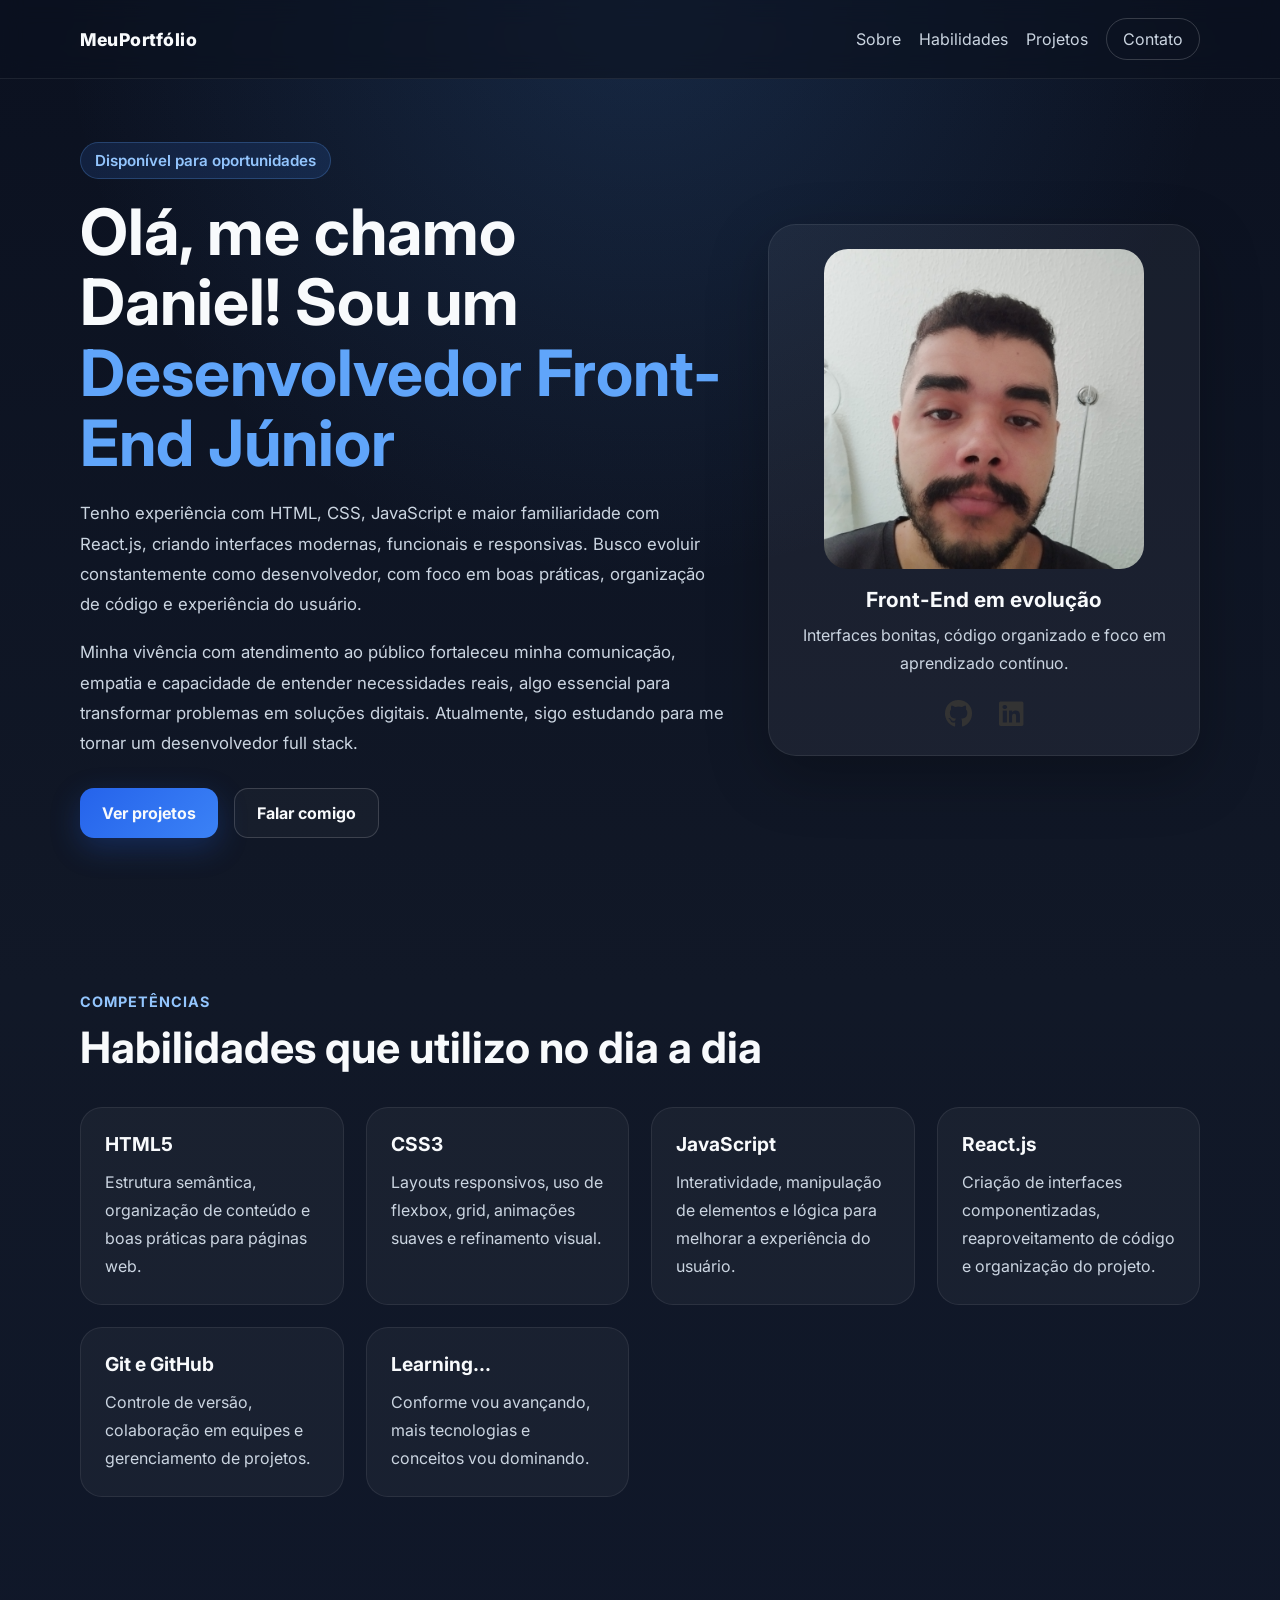
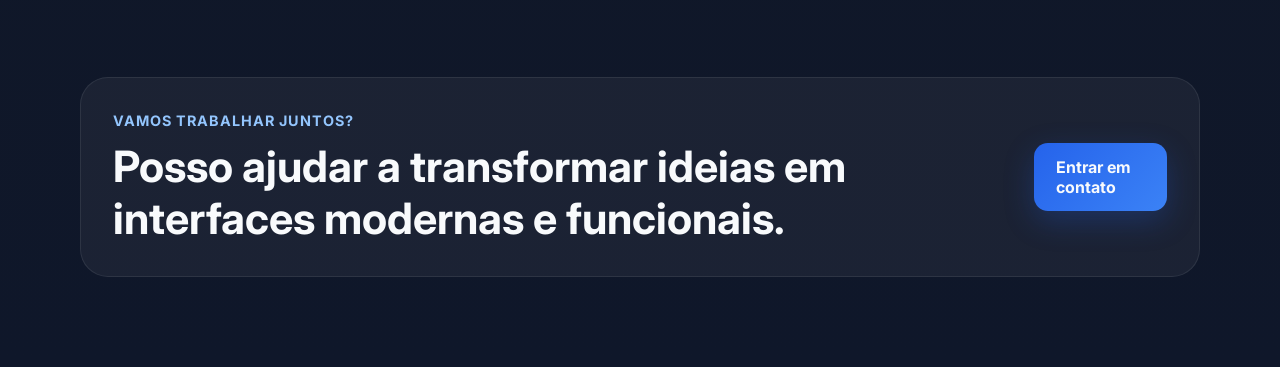
<file: index.html>
<!DOCTYPE html>
<html lang="pt-BR">

<head>
    <meta charset="UTF-8">
    <meta name="viewport" content="width=device-width, initial-scale=1.0">
    <title>Portfólio | Desenvolvedor Front-End</title>
    <link rel="preconnect" href="https://fonts.googleapis.com">
    <link rel="preconnect" href="https://fonts.gstatic.com" crossorigin>
    <link href="https://fonts.googleapis.com/css2?family=Inter:wght@400;500;600;700;800&display=swap" rel="stylesheet">
    <link rel="stylesheet" href="style.css">
    <link rel="stylesheet" href="https://cdnjs.cloudflare.com/ajax/libs/font-awesome/6.5.0/css/all.min.css">
</head>

<body>
    <header class="topo">
        <div class="container nav">
            <a href="index.html" class="logo">MeuPortfólio</a>

            <nav>
                <a href="#sobre">Sobre</a>
                <a href="#habilidades">Habilidades</a>
                <a href="projetos.html">Projetos</a>
                <a href="https://wa.me/5511957824939" target="_blank" class="nav-contato">Contato</a>
            </nav>
        </div>
    </header>

    <main>
        <section class="main" id="sobre">
            <div class="container main-grid">
                <div class="main-texto">
                    <span class="destaque">Disponível para oportunidades</span>
                    <h1>Olá, me chamo Daniel! Sou um <span>Desenvolvedor Front-End Júnior</span></h1>

                    <p>
                        Tenho experiência com HTML, CSS, JavaScript e maior familiaridade com React.js,
                        criando interfaces modernas, funcionais e responsivas. Busco evoluir constantemente
                        como desenvolvedor, com foco em boas práticas, organização de código e experiência do usuário.
                    </p>

                    <p>
                        Minha vivência com atendimento ao público fortaleceu minha comunicação, empatia e capacidade
                        de entender necessidades reais, algo essencial para transformar problemas em soluções digitais.
                        Atualmente, sigo estudando para me tornar um desenvolvedor full stack.
                    </p>

                    <div class="main-botoes">
                        <a href="projetos.html" class="botao botao-primario">Ver projetos</a>
                        <a href="https://wa.me/5511357924939" target="_blank"
                            class="botao botao-secundario">Falar comigo</a>
                    </div>
                </div>

                <div class="main-card">

                    <img src="./imagens/IMG_20250426_105525.jpg" alt="Foto de perfil do desenvolvedor">
                    <div class="card-info">
                        <h2>Front-End em evolução</h2>
                        <p>Interfaces bonitas, código organizado e foco em aprendizado contínuo.</p>
                        <div class="social-links">

                            <a href="https://github.com/Forgotentubba" target="_blank">
                                <i class="fa-brands fa-github"></i>
                            </a>

                            <a href="https://www.linkedin.com/in/carlos-daniel-329a84391/" target="_blank">
                                <i class="fa-brands fa-linkedin"></i>
                            </a>

                        </div>
                    </div>
                </div>
            </div>
        </section>

        <section class="secao" id="habilidades">
            <div class="container">
                <div class="secao-titulo">
                    <span>Competências</span>
                    <h2>Habilidades que utilizo no dia a dia</h2>
                </div>

                <div class="skills-grid">
                    <article class="skill-card">
                        <h3>HTML5</h3>
                        <p>Estrutura semântica, organização de conteúdo e boas práticas para páginas web.</p>
                    </article>

                    <article class="skill-card">
                        <h3>CSS3</h3>
                        <p>Layouts responsivos, uso de flexbox, grid, animações suaves e refinamento visual.</p>
                    </article>

                    <article class="skill-card">
                        <h3>JavaScript</h3>
                        <p>Interatividade, manipulação de elementos e lógica para melhorar a experiência do usuário.</p>
                    </article>

                    <article class="skill-card">
                        <h3>React.js</h3>
                        <p>Criação de interfaces componentizadas, reaproveitamento de código e organização do projeto.
                        </p>
                    </article>
                    <article class="skill-card">
                        <h3>Git e GitHub</h3>
                        <p>Controle de versão, colaboração em equipes e gerenciamento de projetos.
                        </p>
                    </article>
                     <article class="skill-card">
                        <h3>Learning...</h3>
                        <p>Conforme vou avançando, mais tecnologias e conceitos vou dominando.</p>
                    </article>
                </div>
            </div>
        </section>

        <section class="secao contato">
            <div class="container contato-box">
                <div>
                    <span>Vamos trabalhar juntos?</span>
                    <h2>Posso ajudar a transformar ideias em interfaces modernas e funcionais.</h2>
                </div>
                <a href="https://wa.me/5511357924939" target="_blank" class="botao botao-primario">Entrar em contato</a>
            </div>
        </section>
    </main>
</body>

</html>
</file>
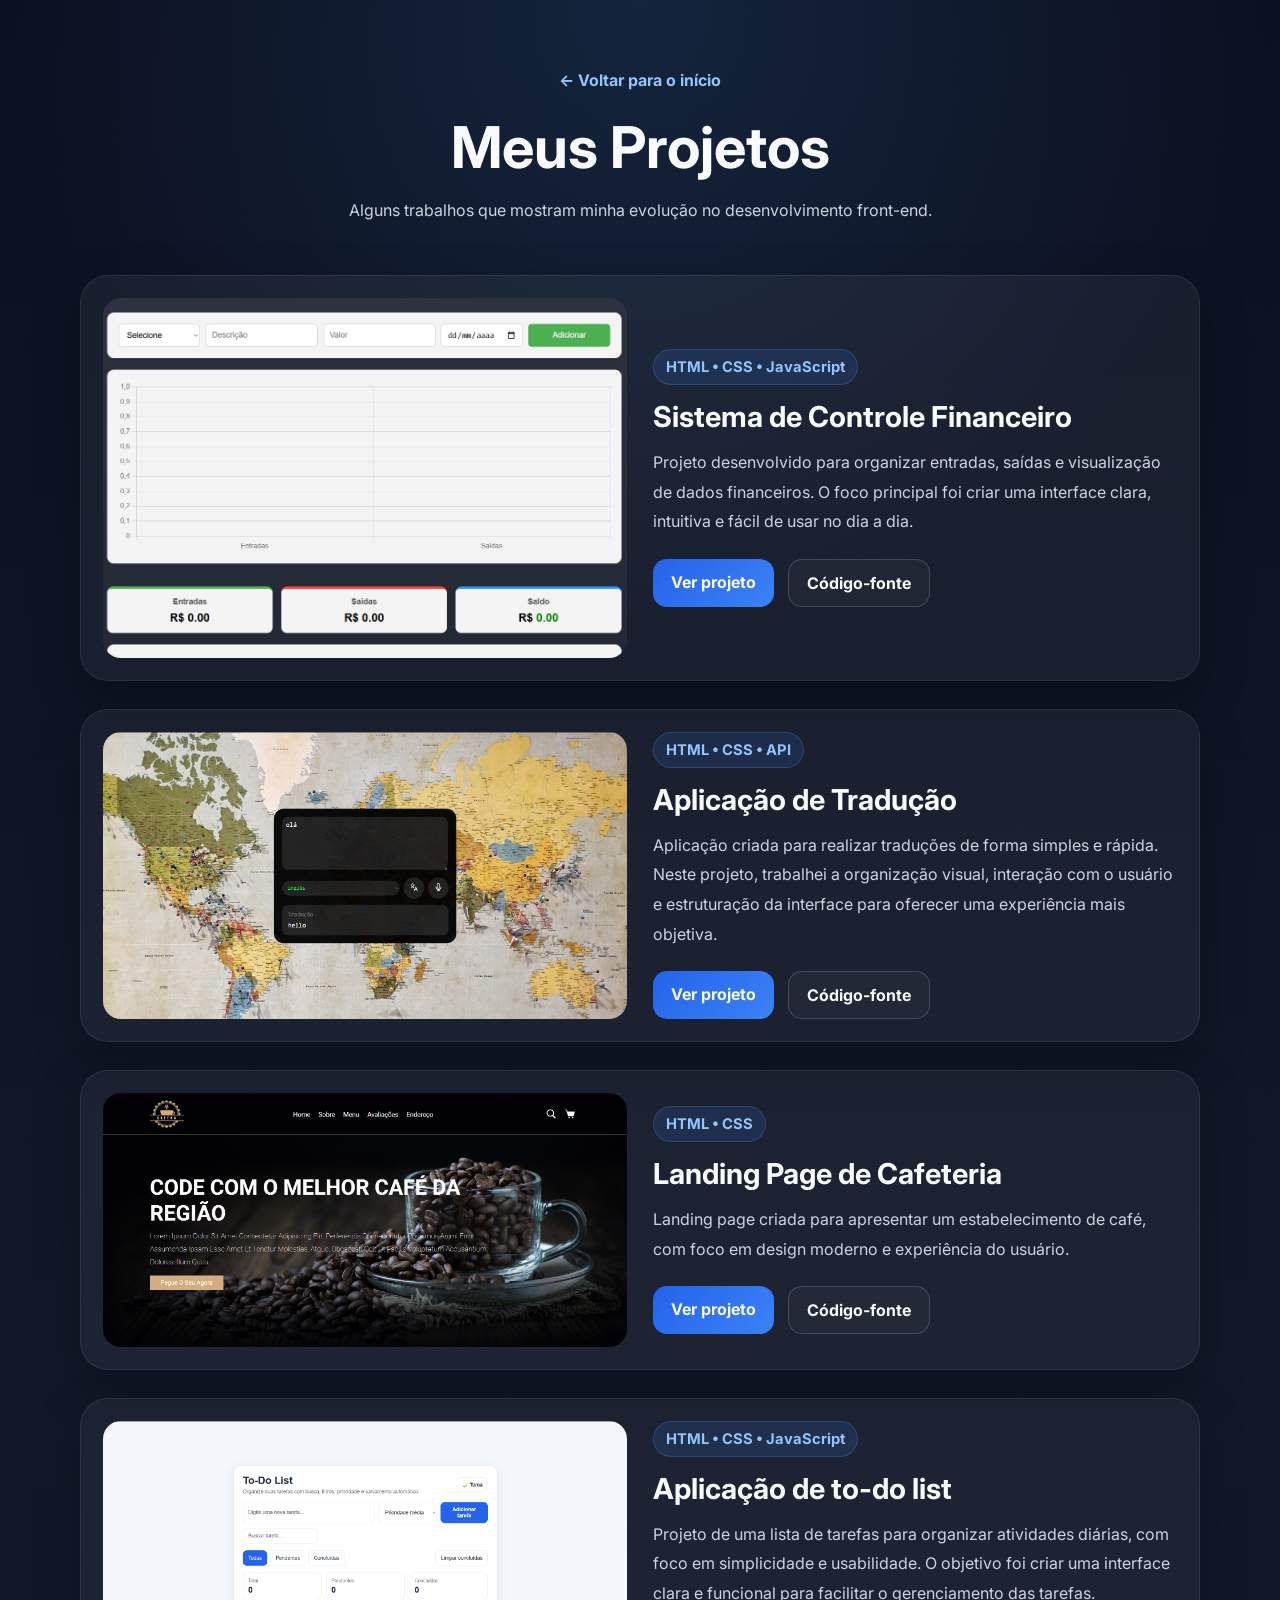
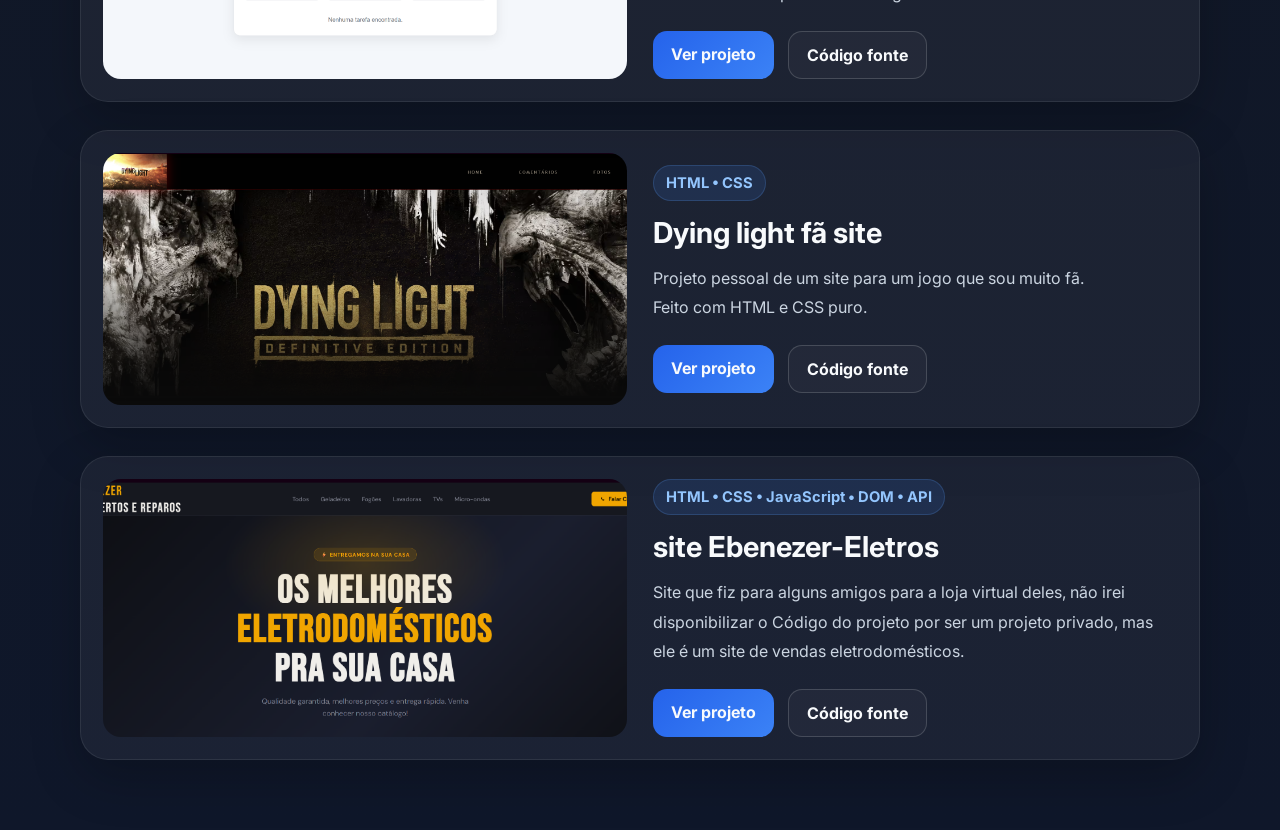
<file: projetos.html>
<!DOCTYPE html>
<html lang="pt-BR">

<head>
    <meta charset="UTF-8">
    <meta name="viewport" content="width=device-width, initial-scale=1.0">
    <title>Projetos | Portfólio</title>
    <link rel="preconnect" href="https://fonts.googleapis.com">
    <link rel="preconnect" href="https://fonts.gstatic.com" crossorigin>
    <link href="https://fonts.googleapis.com/css2?family=Inter:wght@400;500;600;700;800&display=swap" rel="stylesheet">
    <link rel="stylesheet" href="projetos.css">
</head>

<body>

    <header class="topo-interno">
        <div class="container topo-conteudo">
            <a href="index.html" class="voltar">← Voltar para o início</a>
            <h1>Meus Projetos</h1>
            <p>Alguns trabalhos que mostram minha evolução no desenvolvimento front-end.</p>
        </div>
    </header>

    <main class="container projetos-grid">
        <article class="projeto-card">
            <img src="./imagens/Captura de tela 2026-02-20 171401.png" alt="Tela do projeto de controle financeiro">

            <div class="projeto-info">
                <span class="tag">HTML • CSS • JavaScript</span>
                <h2>Sistema de Controle Financeiro</h2>
                <p>
                    Projeto desenvolvido para organizar entradas, saídas e visualização de dados financeiros.
                    O foco principal foi criar uma interface clara, intuitiva e fácil de usar no dia a dia.
                </p>

                <div class="acoes">

                    <a href="https://controle-financeiro-js-cyan.vercel.app" target="_blank" class="botao primario">Ver projeto</a>
                    <a href="https://github.com/Forgotentubba/Controle-financeiro-js/blob/main/index.html" target="_blank" class="botao secundario">Código-fonte</a>
                </div>
            </div>
        </article>

        <article class="projeto-card">
            <img src="./imagens/Captura de tela 2026-02-20 174033.png" alt="Tela do projeto de tradução">

            <div class="projeto-info">
                <span class="tag">HTML • CSS • API</span>
                <h2>Aplicação de Tradução</h2>
                <p>
                    Aplicação criada para realizar traduções de forma simples e rápida.
                    Neste projeto, trabalhei a organização visual, interação com o usuário e estruturação
                    da interface para oferecer uma experiência mais objetiva.
                </p>

                <div class="acoes">
                    <a href="https://forgotentubba.github.io/Um-site-para-traducao/" target="_blank" class="botao primario">Ver projeto</a>
                    <a href="https://github.com/Forgotentubba/Um-site-para-traducao/blob/main/index.html" target="_blank"class="botao secundario">Código-fonte</a>
                </div>
            </div>
        </article>

        <article class="projeto-card">
            <img src="./imagens/Captura de tela 2026-03-17 200037.png" alt="Tela de landing page de cafeteria">

            <div class="projeto-info">
                <span class="tag">HTML • CSS</span>
                <h2>Landing Page de Cafeteria</h2>
                <p>
                    Landing page criada para apresentar um estabelecimento de café, com foco em design moderno e
                    experiência do usuário.
                </p>

                <div class="acoes">
                    <a href="https://cafe-ten-xi.vercel.app" target="_blank" class="botao primario">Ver projeto</a>
                    <a href="https://github.com/Forgotentubba/cafe/blob/main/index.html" target="_blank" class="botao secundario">Código-fonte</a>
                </div>
            </div>
        </article>

        <article class="projeto-card">
            <img src="./imagens/Captura de tela 2026-03-18 170943.png" alt="Tela de projeto de uma to-do list">
            <div class="projeto-info">
                <span class="tag">HTML • CSS • JavaScript</span>
                <h2>Aplicação de to-do list</h2>
                <p>
                    Projeto de uma lista de tarefas para organizar atividades diárias, com foco em simplicidade e
                    usabilidade. O objetivo foi criar uma interface clara e funcional para facilitar o gerenciamento
                    das tarefas.
                </p>

                <div class="acoes">
                    <a href="https://to-do-list-phi-weld-56.vercel.app" target="_blank" class="botao primario">Ver projeto</a>
                    <a href="https://github.com/Forgotentubba/To-do-list/blob/main/index.html" target="_blank" class="botao secundario">Código fonte</a>
                </div>
            </div>
        </article>

        <article class="projeto-card">
            <img src="./imagens/Captura de tela 2026-04-01 1738190.png" alt="Tela de projeto de uma to-do list">
            <div class="projeto-info">
                <span class="tag">HTML • CSS </span>
                <h2>Dying light fã site </h2>
                <p>
                    Projeto pessoal de um site para um jogo que sou muito fã.
                     <br>
                    Feito com HTML e CSS puro.
                </p>

                <div class="acoes">
                    <a href="https://dying-ligth-fan-site.vercel.app" target="_blank" class="botao primario">Ver projeto</a>
                    <a href="https://github.com/Forgotentubba/Dying-Ligth-Fan-Site/blob/main/index.html" target="_blank" class="botao secundario">Código fonte</a>
                </div>
            </div>
        </article>
        <article class="projeto-card">
            <img src="./imagens/Captura de tela 2026-04-13 211001.png" alt="Tela de loja virtual de eletrodomésticos">
            <div class="projeto-info">
                <span class="tag">HTML • CSS • JavaScript • DOM • API</span>
                <h2>site Ebenezer-Eletros</h2>
                <p>
                    Site que fiz para alguns amigos para a loja virtual deles,
                    não irei disponibilizar o Código do projeto por ser um projeto privado,
                     mas ele é um site de vendas eletrodomésticos.
                </p>

                <div class="acoes">
                    <a href="https://ebenezer-nine.vercel.app" target="_blank" class="botao primario">Ver projeto</a>
                    <a href="#" class="botao secundario">Código fonte</a>
                </div>
            </div>
        </article>
    </main>
</body>

</html>
</file>
<file: style.css>
* {
    margin: 0;
    padding: 0;
    box-sizing: border-box;
}

html {
    scroll-behavior: smooth;
}

body {
    font-family: 'Inter', sans-serif;
    background:
        radial-gradient(circle at top, rgba(74, 144, 226, 0.18), transparent 28%),
        linear-gradient(180deg, #0b1120 0%, #111827 50%, #0f172a 100%);
    color: #f8fafc;
}

a {
    color: inherit;
    text-decoration: none;
}

img {
    max-width: 100%;
    display: block;
}

.container {
    width: min(1120px, 90%);
    margin: 0 auto;
}

.topo {
    position: sticky;
    top: 0;
    z-index: 10;
    backdrop-filter: blur(12px);
    background: rgba(11, 17, 32, 0.65);
    border-bottom: 1px solid rgba(255, 255, 255, 0.08);
}

.nav {
    display: flex;
    align-items: center;
    justify-content: space-between;
    padding: 18px 0;
}

.logo {
    font-size: 1.1rem;
    font-weight: 800;
    letter-spacing: 0.5px;
}

nav {
    display: flex;
    align-items: center;
    gap: 18px;
    flex-wrap: wrap;
}

nav a {
    color: #cbd5e1;
    transition: 0.3s ease;
}

nav a:hover {
    color: #ffffff;
}

.nav-contato {
    padding: 10px 16px;
    border: 1px solid rgba(255, 255, 255, 0.18);
    border-radius: 999px;
}

.main {
    min-height: calc(100vh - 78px);
    display: flex;
    align-items: center;
    padding: 56px 0;
}

.main-grid {
    display: grid;
    grid-template-columns: 1.2fr 0.8fr;
    gap: 40px;
    align-items: center;
}

.destaque {
    display: inline-block;
    padding: 8px 14px;
    margin-bottom: 18px;
    border-radius: 999px;
    background: rgba(59, 130, 246, 0.14);
    border: 1px solid rgba(96, 165, 250, 0.25);
    color: #93c5fd;
    font-size: 0.95rem;
    font-weight: 600;
}

.main-texto h1 {
    font-size: clamp(2.2rem, 5vw, 4rem);
    line-height: 1.1;
    margin-bottom: 20px;
}

.main-texto h1 span {
    color: #60a5fa;
}

.main-texto p {
    color: #cbd5e1;
    font-size: 1.05rem;
    line-height: 1.8;
    margin-bottom: 18px;
    max-width: 680px;
}

.main-botoes {
    display: flex;
    gap: 16px;
    flex-wrap: wrap;
    margin-top: 30px;
}

.botao {
    display: inline-flex;
    align-items: center;
    justify-content: center;
    padding: 14px 22px;
    border-radius: 14px;
    font-weight: 700;
    transition: transform 0.25s ease, box-shadow 0.25s ease, background 0.25s ease;
}

.botao:hover {
    transform: translateY(-3px);
}

.botao-primario {
    background: linear-gradient(135deg, #2563eb, #3b82f6);
    box-shadow: 0 10px 30px rgba(37, 99, 235, 0.25);
}

.botao-secundario {
    border: 1px solid rgba(255, 255, 255, 0.16);
    background: rgba(255, 255, 255, 0.03);
}

.main-card {
    background: rgba(255, 255, 255, 0.05);
    border: 1px solid rgba(255, 255, 255, 0.08);
    border-radius: 28px;
    padding: 24px;
    box-shadow: 0 20px 60px rgba(0, 0, 0, 0.25);
}

.main-card img {
    width: 100%;
    max-width: 320px;
    aspect-ratio: 1 / 1;
    object-fit: cover;
    border-radius: 24px;
    margin: 0 auto 18px;
}

.card-info {
    text-align: center;
}

.card-info h2 {
    margin-bottom: 10px;
    font-size: 1.3rem;
}

.card-info p {
    color: #cbd5e1;
    line-height: 1.7;
}

.social-links {
    margin-top: 20px;
}

.social-links a {
    font-size: 28px;
    margin: 0 10px;
    color: #333;
    transition: 0.3s;
}

.social-links a:hover {
    color: #0077b5;
    transform: scale(1.2);
}

.secao {
    padding: 90px 0;
}

.secao-titulo {
    margin-bottom: 34px;
}

.secao-titulo span,
.contato span {
    color: #93c5fd;
    font-weight: 700;
    text-transform: uppercase;
    letter-spacing: 1px;
    font-size: 0.9rem;
}

.secao-titulo h2,
.contato h2 {
    font-size: clamp(1.8rem, 4vw, 2.7rem);
    margin-top: 10px;
}

.skills-grid {
    display: grid;
    grid-template-columns: repeat(4, 1fr);
    gap: 22px;
}

.skill-card {
    background: rgba(255, 255, 255, 0.04);
    border: 1px solid rgba(255, 255, 255, 0.08);
    border-radius: 22px;
    padding: 24px;
    transition: transform 0.25s ease, border-color 0.25s ease;
}

.skill-card:hover {
    transform: translateY(-6px);
    border-color: rgba(96, 165, 250, 0.4);
}

.skill-card h3 {
    margin-bottom: 12px;
    font-size: 1.2rem;
}

.skill-card p {
    color: #cbd5e1;
    line-height: 1.75;
}

.contato-box {
    display: flex;
    align-items: center;
    justify-content: space-between;
    gap: 20px;
    padding: 32px;
    border-radius: 28px;
    background: rgba(255, 255, 255, 0.05);
    border: 1px solid rgba(255, 255, 255, 0.08);
}

@media (max-width: 900px) {
    .hero-grid,
    .skills-grid,
    .contato-box {
        grid-template-columns: 1fr;
        flex-direction: column;
    }

    .hero {
        min-height: auto;
        padding-top: 36px;
    }

    .hero-card {
        max-width: 420px;
        margin: 0 auto;
    }
}

@media (max-width: 640px) {
    .nav {
        gap: 16px;
        flex-direction: column;
        align-items: flex-start;
    }

    nav {
        gap: 12px;
    }

    .hero-texto h1 {
        font-size: 2.2rem;
    }

    .hero-texto p,
    .skill-card p,
    .card-info p {
        font-size: 0.98rem;
    }

    .contato-box {
        padding: 24px;
        align-items: flex-start;
    }
}
</file>
<file: projetos.css>
* {
    margin: 0;
    padding: 0;
    box-sizing: border-box;
}

body {
    font-family: 'Inter', sans-serif;
    background:
        radial-gradient(circle at top, rgba(74, 144, 226, 0.15), transparent 25%),
        linear-gradient(180deg, #0b1120 0%, #111827 55%, #0f172a 100%);
    color: #f8fafc;
}

a {
    text-decoration: none;
    color: inherit;
}

img {
    display: block;
    width: 100%;
}

.container {
    width: min(1120px, 90%);
    margin: 0 auto;
}

.topo-interno {
    padding: 70px 0 30px;
}

.topo-conteudo {
    text-align: center;
}

.voltar {
    display: inline-block;
    margin-bottom: 22px;
    color: #93c5fd;
    font-weight: 700;
}

.topo-conteudo h1 {
    font-size: clamp(2.2rem, 5vw, 3.6rem);
    margin-bottom: 14px;
}

.topo-conteudo p {
    color: #cbd5e1;
    max-width: 680px;
    margin: 0 auto;
    line-height: 1.8;
}

.projetos-grid {
    display: grid;
    gap: 28px;
    padding: 20px 0 70px;
}

.projeto-card {
    display: grid;
    grid-template-columns: 1fr 1fr;
    gap: 26px;
    align-items: center;
    background: rgba(255, 255, 255, 0.05);
    border: 1px solid rgba(255, 255, 255, 0.08);
    border-radius: 28px;
    padding: 22px;
    box-shadow: 0 18px 50px rgba(0, 0, 0, 0.22);
}

.projeto-card img {
    border-radius: 18px;
    height: 100%;
    max-height: 360px;
    object-fit: cover;
}

.projeto-info {
    display: flex;
    flex-direction: column;
    gap: 14px;
}

.tag {
    width: fit-content;
    padding: 8px 12px;
    border-radius: 999px;
    background: rgba(59, 130, 246, 0.14);
    border: 1px solid rgba(96, 165, 250, 0.2);
    color: #93c5fd;
    font-size: 0.92rem;
    font-weight: 700;
}

.projeto-info h2 {
    font-size: 1.8rem;
}

.projeto-info p {
    color: #cbd5e1;
    line-height: 1.85;
}

.acoes {
    display: flex;
    gap: 14px;
    flex-wrap: wrap;
    margin-top: 8px;
}

.botao {
    padding: 13px 18px;
    border-radius: 14px;
    font-weight: 700;
    transition: transform 0.25s ease, opacity 0.25s ease;
}

.botao:hover {
    transform: translateY(-3px);
}

.primario {
    background: linear-gradient(135deg, #2563eb, #3b82f6);
}

.secundario {
    border: 1px solid rgba(255, 255, 255, 0.16);
    background: rgba(255, 255, 255, 0.03);
}

@media (max-width: 860px) {
    .projeto-card {
        grid-template-columns: 1fr;
    }

    .projeto-card img {
        max-height: 300px;
    }
}

@media (max-width: 520px) {
    .topo-interno {
        padding-top: 50px;
    }

    .projeto-card {
        padding: 18px;
    }

    .projeto-info h2 {
        font-size: 1.5rem;
    }
}
</file>
